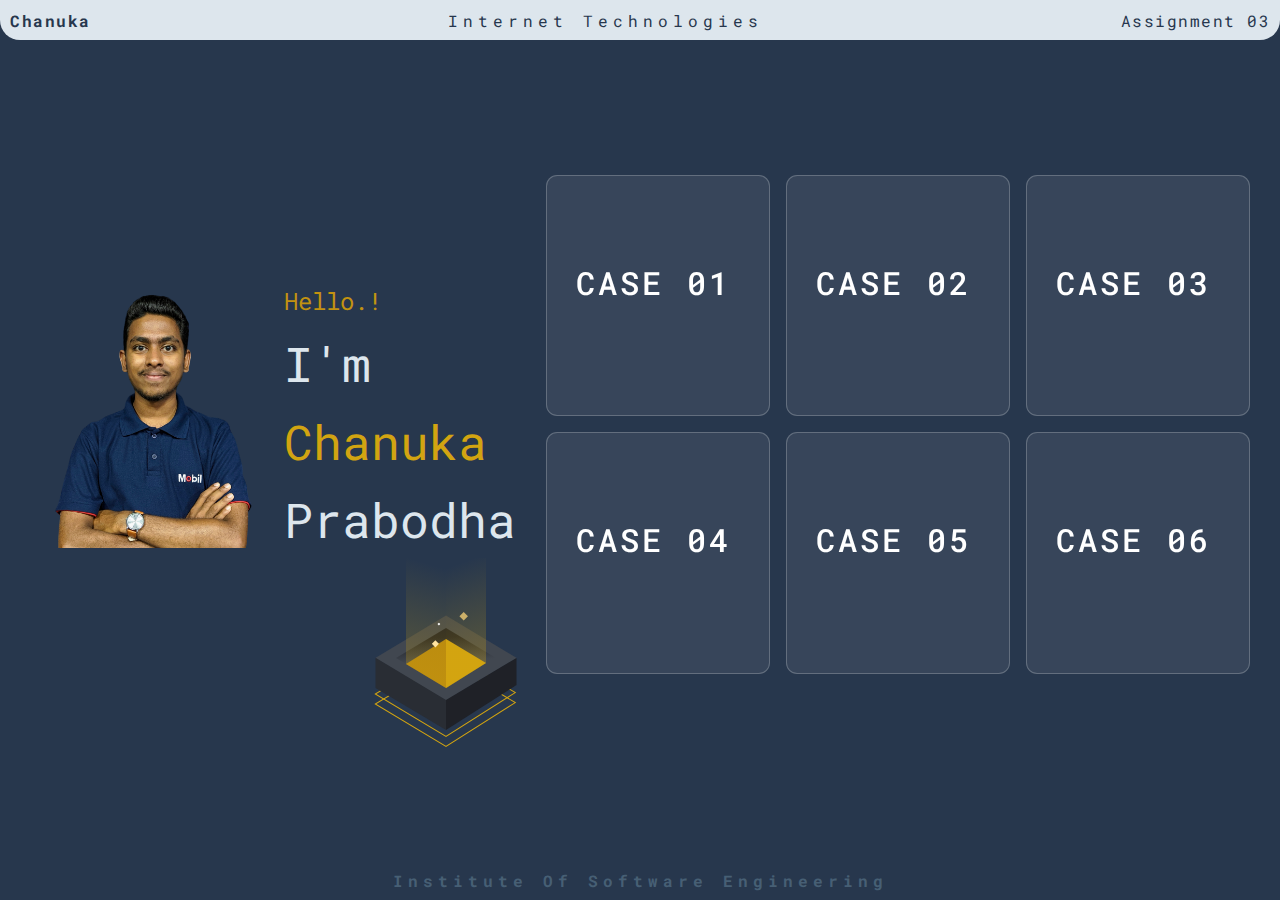
<file: index.html>
<!DOCTYPE html>
<html lang="en">
  <head>
    <meta charset="UTF-8" />
    <meta name="viewport" content="width=device-width, initial-scale=1.0" />
    <link rel="stylesheet" href="/css/index.css" />
    <link
      href="https://fonts.googleapis.com/css2?family=Libre+Baskerville:ital,wght@0,400;0,700;1,400&family=Roboto+Mono:ital,wght@0,100..700;1,100..700&family=Ubuntu:ital,wght@0,300;0,400;0,500;0,700;1,300;1,400;1,500;1,700&display=swap"
      rel="stylesheet"
    />
    <title>Home</title>
    <link rel="icon" href="/assets/images/favicon.ico" />
  </head>
  <body>
    <header>
      <p><span style="font-weight: bold">chanuka</span></p>
      <p><span style="letter-spacing: 5px" ;>Internet Technologies</span></p>
      <p>Assignment 03</p>
    </header>
    <main>
      <section>
        <div class="introduce">
          <img
            src="/assets/images/Photoroom-20240829_142843.png"
            alt="Chanuka's Photo"
          />
          <div class="introduce-text">
            <p style="font-size: 1.5rem; color: #c29210">Hello.!</p>
            <p>I'm</p>
            <p style="color: #d2a411">Chanuka</p>
            <p>Prabodha</p>
          </div>
        </div>
        <div class="holygram">
          <svg xmlns="http://www.w3.org/2000/svg" height="200" width="200">
            <g style="order: -1">
              <polygon
                transform="rotate(45 100 100)"
                stroke-width="1"
                stroke="#d3a410"
                fill="none"
                points="70,70 148,50 130,130 50,150"
                id="bounce"
              ></polygon>
              <polygon
                transform="rotate(45 100 100)"
                stroke-width="1"
                stroke="#d3a410"
                fill="none"
                points="70,70 148,50 130,130 50,150"
                id="bounce2"
              ></polygon>
              <polygon
                transform="rotate(45 100 100)"
                stroke-width="2"
                stroke=""
                fill="#414750"
                points="70,70 150,50 130,130 50,150"
              ></polygon>
              <polygon
                stroke-width="2"
                stroke=""
                fill="url(#gradiente)"
                points="100,70 150,100 100,130 50,100"
              ></polygon>
              <defs>
                <linearGradient
                  y2="100%"
                  x2="10%"
                  y1="0%"
                  x1="0%"
                  id="gradiente"
                >
                  <stop
                    style="stop-color: #1e2026; stop-opacity: 1"
                    offset="20%"
                  ></stop>
                  <stop
                    style="stop-color: #414750; stop-opacity: 1"
                    offset="60%"
                  ></stop>
                </linearGradient>
              </defs>
              <polygon
                transform="translate(20, 31)"
                stroke-width="2"
                stroke=""
                fill="#b7870f"
                points="80,50 80,75 80,99 40,75"
              ></polygon>
              <polygon
                transform="translate(20, 31)"
                stroke-width="2"
                stroke=""
                fill="url(#gradiente2)"
                points="40,-40 80,-40 80,99 40,75"
              ></polygon>
              <defs>
                <linearGradient
                  y2="100%"
                  x2="0%"
                  y1="-17%"
                  x1="10%"
                  id="gradiente2"
                >
                  <stop
                    style="stop-color: #d3a51000; stop-opacity: 1"
                    offset="20%"
                  ></stop>
                  <stop
                    style="stop-color: #d3a51054; stop-opacity: 1"
                    offset="100%"
                    id="animatedStop"
                  ></stop>
                </linearGradient>
              </defs>
              <polygon
                transform="rotate(180 100 100) translate(20, 20)"
                stroke-width="2"
                stroke=""
                fill="#d3a410"
                points="80,50 80,75 80,99 40,75"
              ></polygon>
              <polygon
                transform="rotate(0 100 100) translate(60, 20)"
                stroke-width="2"
                stroke=""
                fill="url(#gradiente3)"
                points="40,-40 80,-40 80,85 40,110.2"
              ></polygon>
              <defs>
                <linearGradient
                  y2="100%"
                  x2="10%"
                  y1="0%"
                  x1="0%"
                  id="gradiente3"
                >
                  <stop
                    style="stop-color: #d3a51000; stop-opacity: 1"
                    offset="20%"
                  ></stop>
                  <stop
                    style="stop-color: #d3a51054; stop-opacity: 1"
                    offset="100%"
                    id="animatedStop"
                  ></stop>
                </linearGradient>
              </defs>
              <polygon
                transform="rotate(45 100 100) translate(80, 95)"
                stroke-width="2"
                stroke=""
                fill="#ffe4a1"
                points="5,0 5,5 0,5 0,0"
                id="particles"
              ></polygon>
              <polygon
                transform="rotate(45 100 100) translate(80, 55)"
                stroke-width="2"
                stroke=""
                fill="#ccb069"
                points="6,0 6,6 0,6 0,0"
                id="particles"
              ></polygon>
              <polygon
                transform="rotate(45 100 100) translate(70, 80)"
                stroke-width="2"
                stroke=""
                fill="#fff"
                points="2,0 2,2 0,2 0,0"
                id="particles"
              ></polygon>
              <polygon
                stroke-width="2"
                stroke=""
                fill="#292d34"
                points="29.5,99.8 100,142 100,172 29.5,130"
              ></polygon>
              <polygon
                transform="translate(50, 92)"
                stroke-width="2"
                stroke=""
                fill="#1f2127"
                points="50,50 120.5,8 120.5,35 50,80"
              ></polygon>
            </g>
          </svg>
        </div>
      </section>

      <section>
        <div class="content">
          <div class="container">
            <div class="box">
              <a href="/pages/case-1.html" target="_blank"
                ><span class="title">CASE 01</span></a
              >
            </div>
            <div class="box">
              <a href="/pages/case-2.html" target="_blank"
                ><span class="title">CASE 02</span></a
              >
            </div>
            <div class="box">
              <a href="/pages/case-3.html" target="_blank"
                ><span class="title">CASE 03</span></a
              >
            </div>
            <div class="box">
              <a href="/pages/case-4.html" target="_blank"
                ><span class="title">CASE 04</span></a
              >
            </div>
            <div class="box">
              <a href="/pages/case-5.html" target="_blank"
                ><span class="title">CASE 05</span></a
              >
            </div>
            <div class="box">
              <a href="/pages/case-6.html" target="_blank"
                ><span class="title">CASE 06</span></a
              >
            </div>
          </div>
        </div>
      </section>
    </main>
    <footer>
      <p>Institute of Software Engineering</p>
    </footer>
  </body>
</html>
</file>
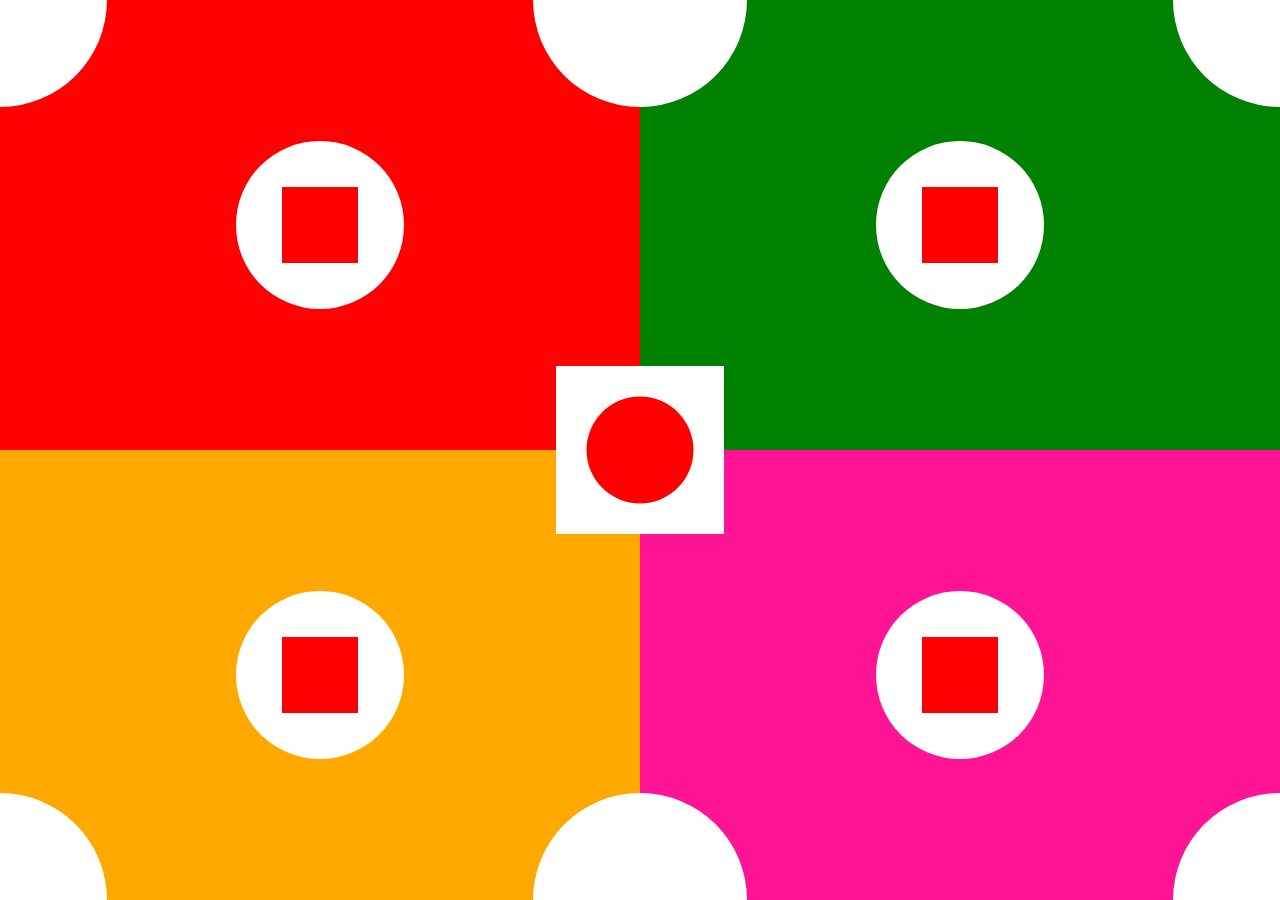
<file: pages/case-1.html>
<!DOCTYPE html>
<html lang="en">
  <meta charset="UTF-8" />
  <head>
    <meta name="viewport" content="width=device-width, initial-scale=1.0" />
    <title>case 01</title>
    <link rel="stylesheet" href="/css/case-1.css" />
    <link href="/assets/images/html5.ico" rel="icon" type="image/x-icon" />
  </head>
  <body>
    <main>
      <div class="box tr">
        <div class="white-circle tl"></div>
        <div class="white-circle tr"></div>
        <div class="middlle-circle">
          <div class="middle-square"></div>
        </div>
      </div>
      <div class="box br">
        <div class="white-circle br"></div>
        <div class="white-circle bl"></div>
        <div class="middlle-circle">
          <div class="middle-square"></div>
        </div>
      </div>
      <div class="box bl">
        <div class="white-circle bl"></div>
        <div class="white-circle br"></div>
        <div class="middlle-circle">
          <div class="middle-square"></div>
        </div>
      </div>
      <div class="box tl">
        <div class="white-circle tr"></div>
        <div class="white-circle tl"></div>
        <div class="middlle-circle">
          <div class="middle-square"></div>
        </div>
      </div>
      <div class="center-square">
        <div class="center-circle"></div>
      </div>
    </main>
  </body>
</html>
</file>
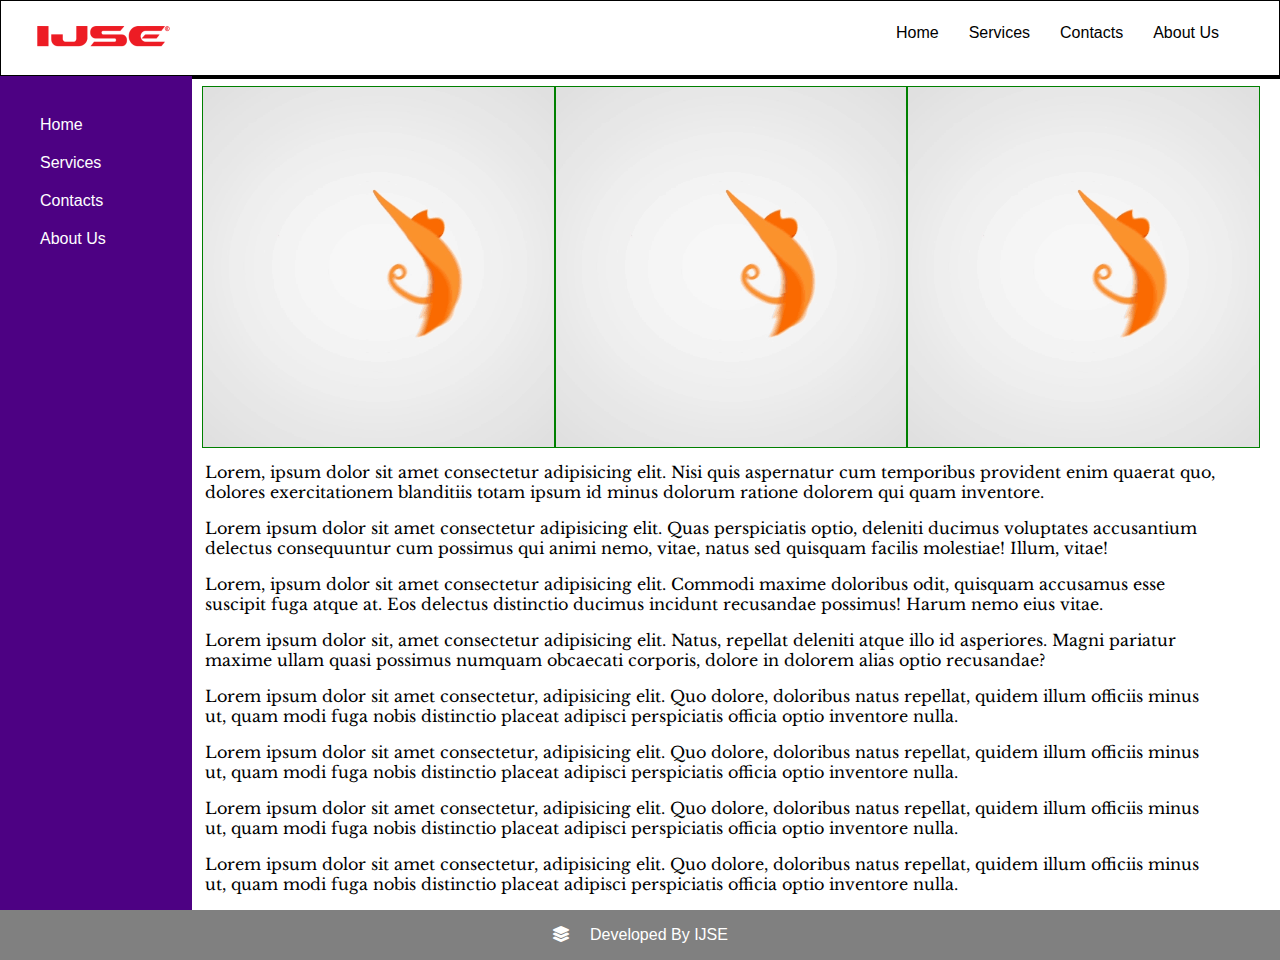
<file: pages/case-2.html>
<!DOCTYPE html>
<html lang="en">
  <head>
    <meta charset="UTF-8" />
    <meta name="viewport" content="width=device-width, initial-scale=1.0" />
    <title>Case 02</title>
    <link href="/assets/images/html5.ico" rel="icon" type="image/x-icon" />
    <link rel="stylesheet" href="/css/case-2.css" />
    <link
      href="https://fonts.googleapis.com/css2?family=Libre+Baskerville:ital,wght@0,400;0,700;1,400&display=swap"
      rel="stylesheet"
    />
    <link
      rel="stylesheet"
      href="https://cdnjs.cloudflare.com/ajax/libs/font-awesome/6.6.0/css/all.min.css"
    />
  </head>
  <body>
    <header>
      <div class="logo"><img src="/assets/images/ijse.png" alt="logo" /></div>
      <div class="header_navigation">
        <nav>
          <ul>
            <li><a href="#">Home</a></li>
            <li><a href="#">Services</a></li>
            <li><a href="#">Contacts</a></li>
            <li><a href="#">About Us</a></li>
          </ul>
        </nav>
      </div>
    </header>

    <main>
      <div class="sidepanel">
        <nav>
          <ul>
            <li><a href="#">Home</a></li>
            <li><a href="#">Services</a></li>
            <li><a href="#">Contacts</a></li>
            <li><a href="#">About Us</a></li>
          </ul>
        </nav>
      </div>
      <div class="main-div">
        <div class="media-content">
          <img src="/assets/images/loading.gif" alt="wakey monkey" />
          <img src="/assets/images/loading.gif" alt="wakey monkey" />
          <img src="/assets/images/loading.gif" alt="wakey monkey" />
        </div>
        <p>
          Lorem, ipsum dolor sit amet consectetur adipisicing elit. Nisi quis
          aspernatur cum temporibus provident enim quaerat quo, dolores
          exercitationem blanditiis totam ipsum id minus dolorum ratione dolorem
          qui quam inventore.
        </p>
        <p>
          Lorem ipsum dolor sit amet consectetur adipisicing elit. Quas
          perspiciatis optio, deleniti ducimus voluptates accusantium delectus
          consequuntur cum possimus qui animi nemo, vitae, natus sed quisquam
          facilis molestiae! Illum, vitae!
        </p>
        <p>
          Lorem, ipsum dolor sit amet consectetur adipisicing elit. Commodi
          maxime doloribus odit, quisquam accusamus esse suscipit fuga atque at.
          Eos delectus distinctio ducimus incidunt recusandae possimus! Harum
          nemo eius vitae.
        </p>
        <p>
          Lorem ipsum dolor sit, amet consectetur adipisicing elit. Natus,
          repellat deleniti atque illo id asperiores. Magni pariatur maxime
          ullam quasi possimus numquam obcaecati corporis, dolore in dolorem
          alias optio recusandae?
        </p>
        <p>
          Lorem ipsum dolor sit amet consectetur, adipisicing elit. Quo dolore,
          doloribus natus repellat, quidem illum officiis minus ut, quam modi
          fuga nobis distinctio placeat adipisci perspiciatis officia optio
          inventore nulla.
        </p>
        <p>
          Lorem ipsum dolor sit amet consectetur, adipisicing elit. Quo dolore,
          doloribus natus repellat, quidem illum officiis minus ut, quam modi
          fuga nobis distinctio placeat adipisci perspiciatis officia optio
          inventore nulla.
        </p>
        <p>
          Lorem ipsum dolor sit amet consectetur, adipisicing elit. Quo dolore,
          doloribus natus repellat, quidem illum officiis minus ut, quam modi
          fuga nobis distinctio placeat adipisci perspiciatis officia optio
          inventore nulla.
        </p>
        <p>
          Lorem ipsum dolor sit amet consectetur, adipisicing elit. Quo dolore,
          doloribus natus repellat, quidem illum officiis minus ut, quam modi
          fuga nobis distinctio placeat adipisci perspiciatis officia optio
          inventore nulla.
        </p>
      </div>
    </main>

    <footer>
      <p>
        <i
          class="fa-solid fa-layer-group"
          style="padding-right: 20px; color: white"
        ></i
        >Developed By IJSE
      </p>
    </footer>
  </body>
</html>
</file>
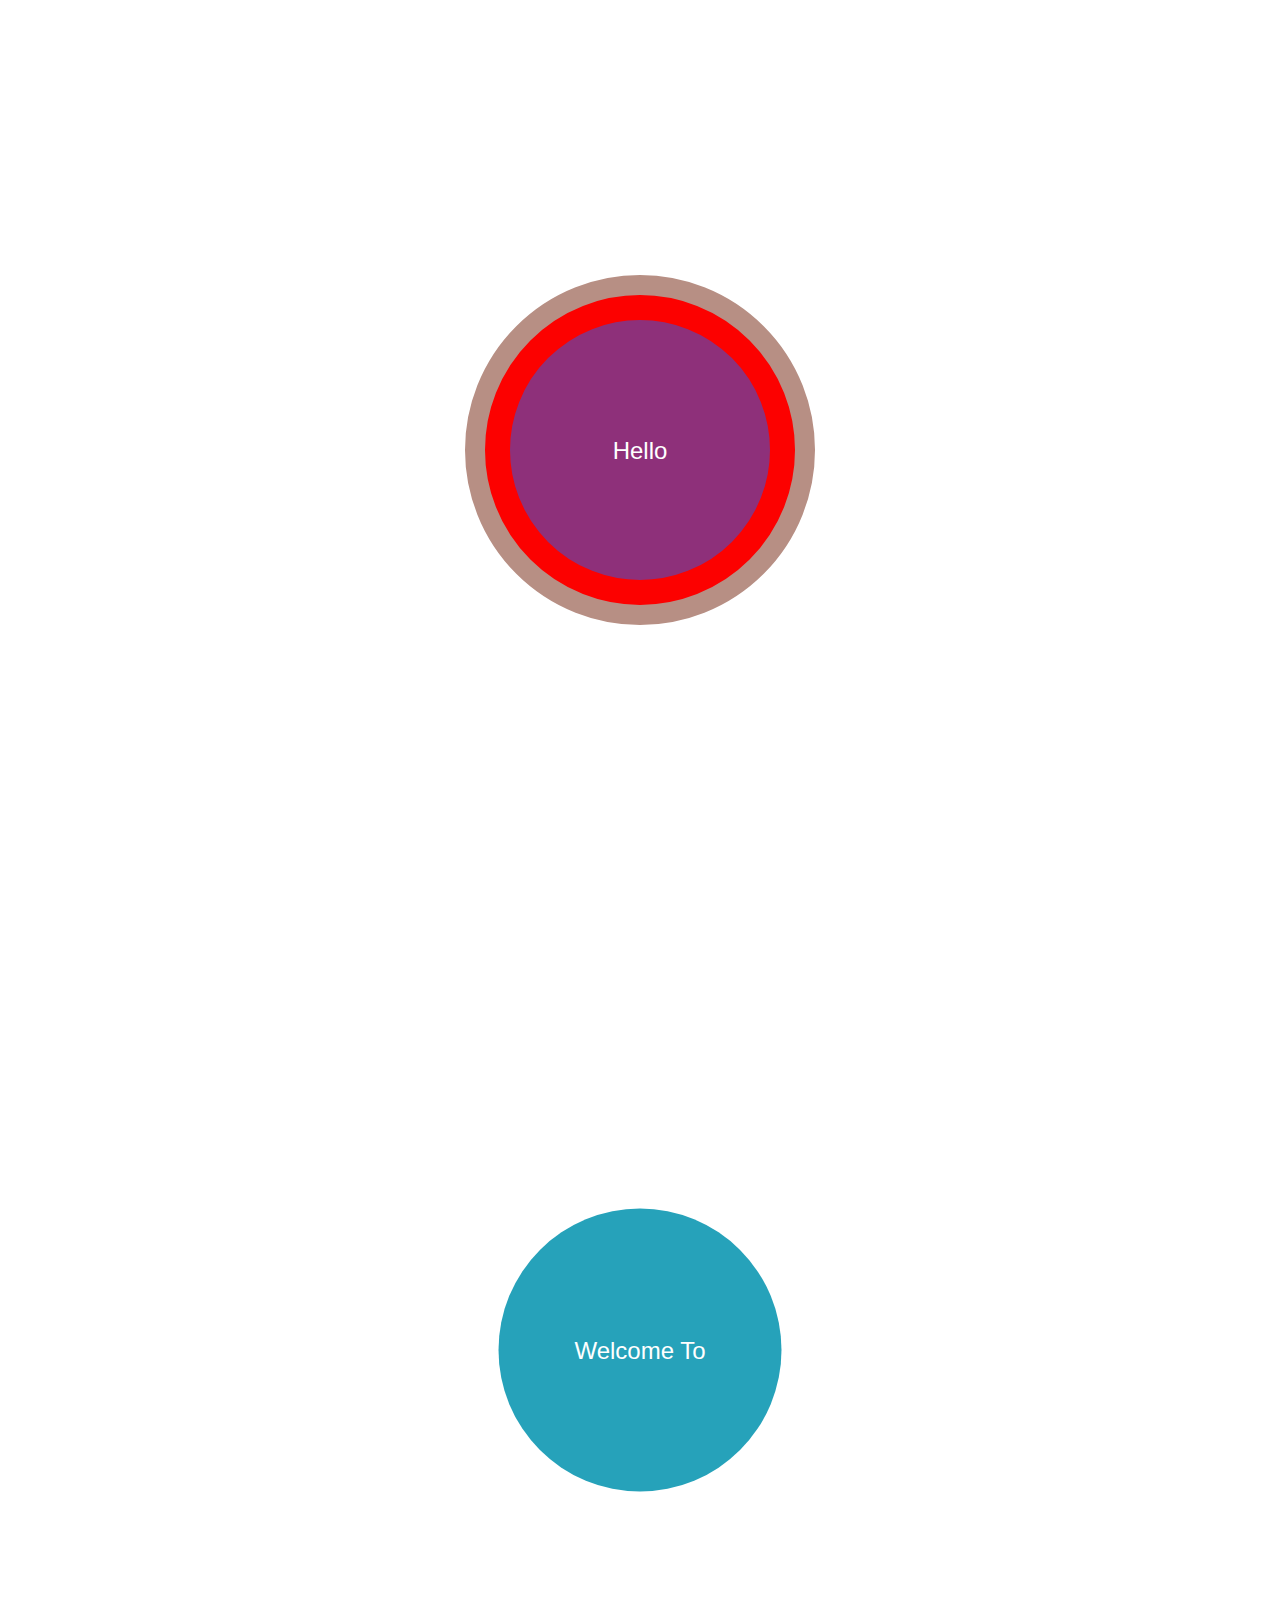
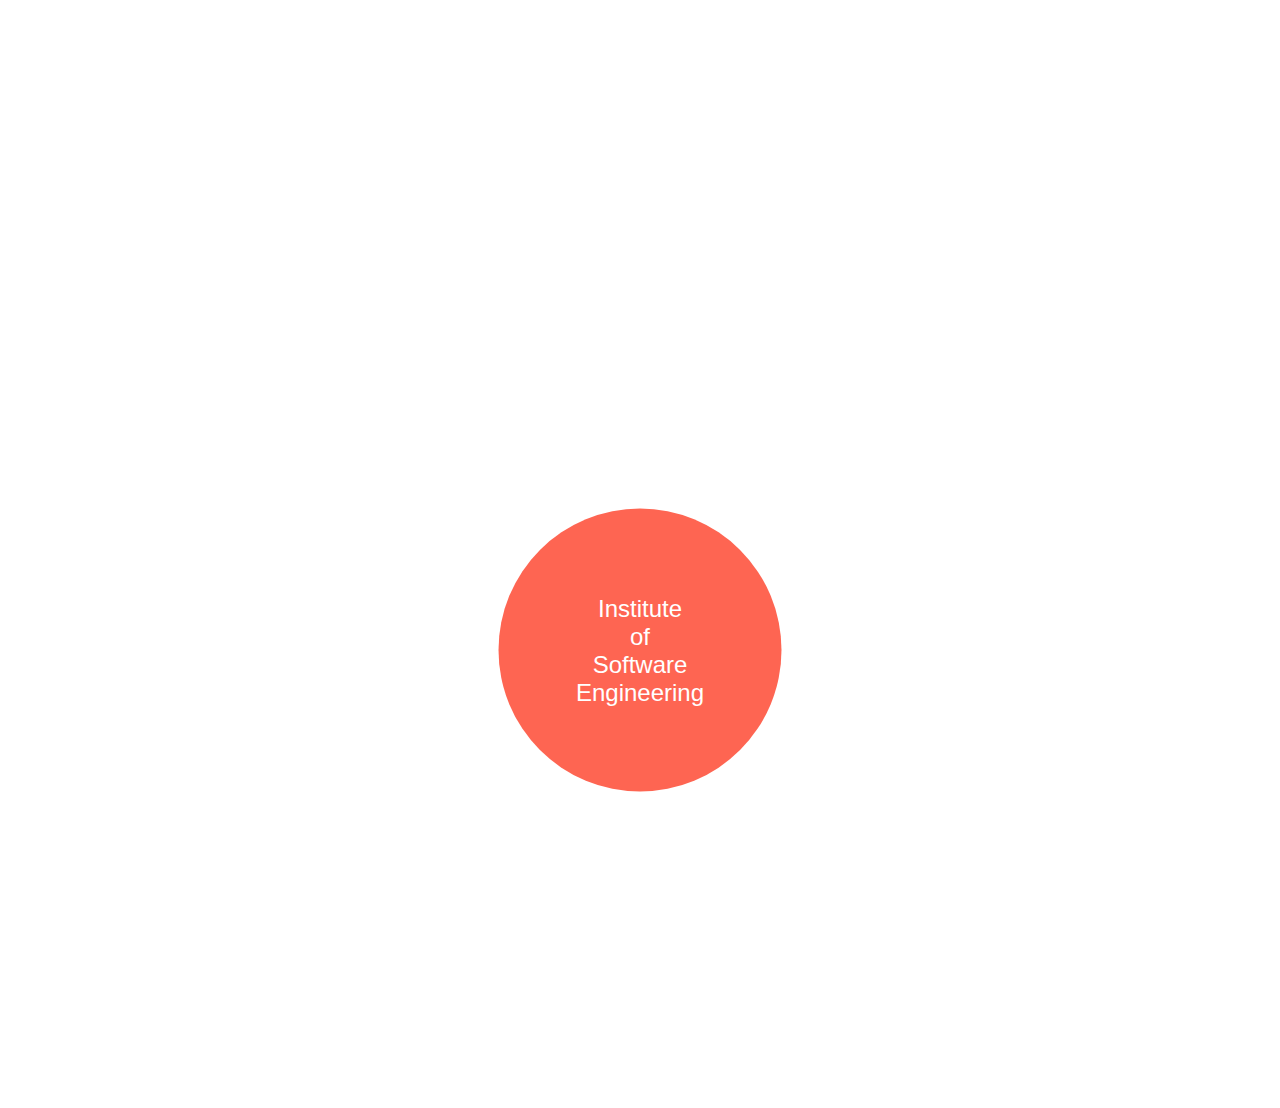
<file: pages/case-3.html>
<!DOCTYPE html>
<html lang="en">
  <head>
    <meta charset="UTF-8" />
    <meta name="viewport" content="width=device-width, initial-scale=1.0" />
    <link rel="stylesheet" href="/css/case-3.css" />
    <title>Case 03</title>
    <link href="/assets/images/html5.ico" rel="icon" type="image/x-icon" />
  </head>
  <body>
    <div class="circle-container">
      <div class="circle-2 first-circle">
        <div class="circle-text">Hello</div>
      </div>
    </div>

    <div class="circle-container">
      <div class="circle-2 second-circle">
        <div class="circle-text">Welcome To</div>
      </div>
    </div>

    <div class="circle-container">
      <div class="circle-2 third-circle">
        <div class="circle-text">
          Institute <br />
          of <br />
          Software <br />
          Engineering
        </div>
      </div>
    </div>

    <div class="circle">
      <div class="circle-1"></div>
    </div>
  </body>
</html>
</file>
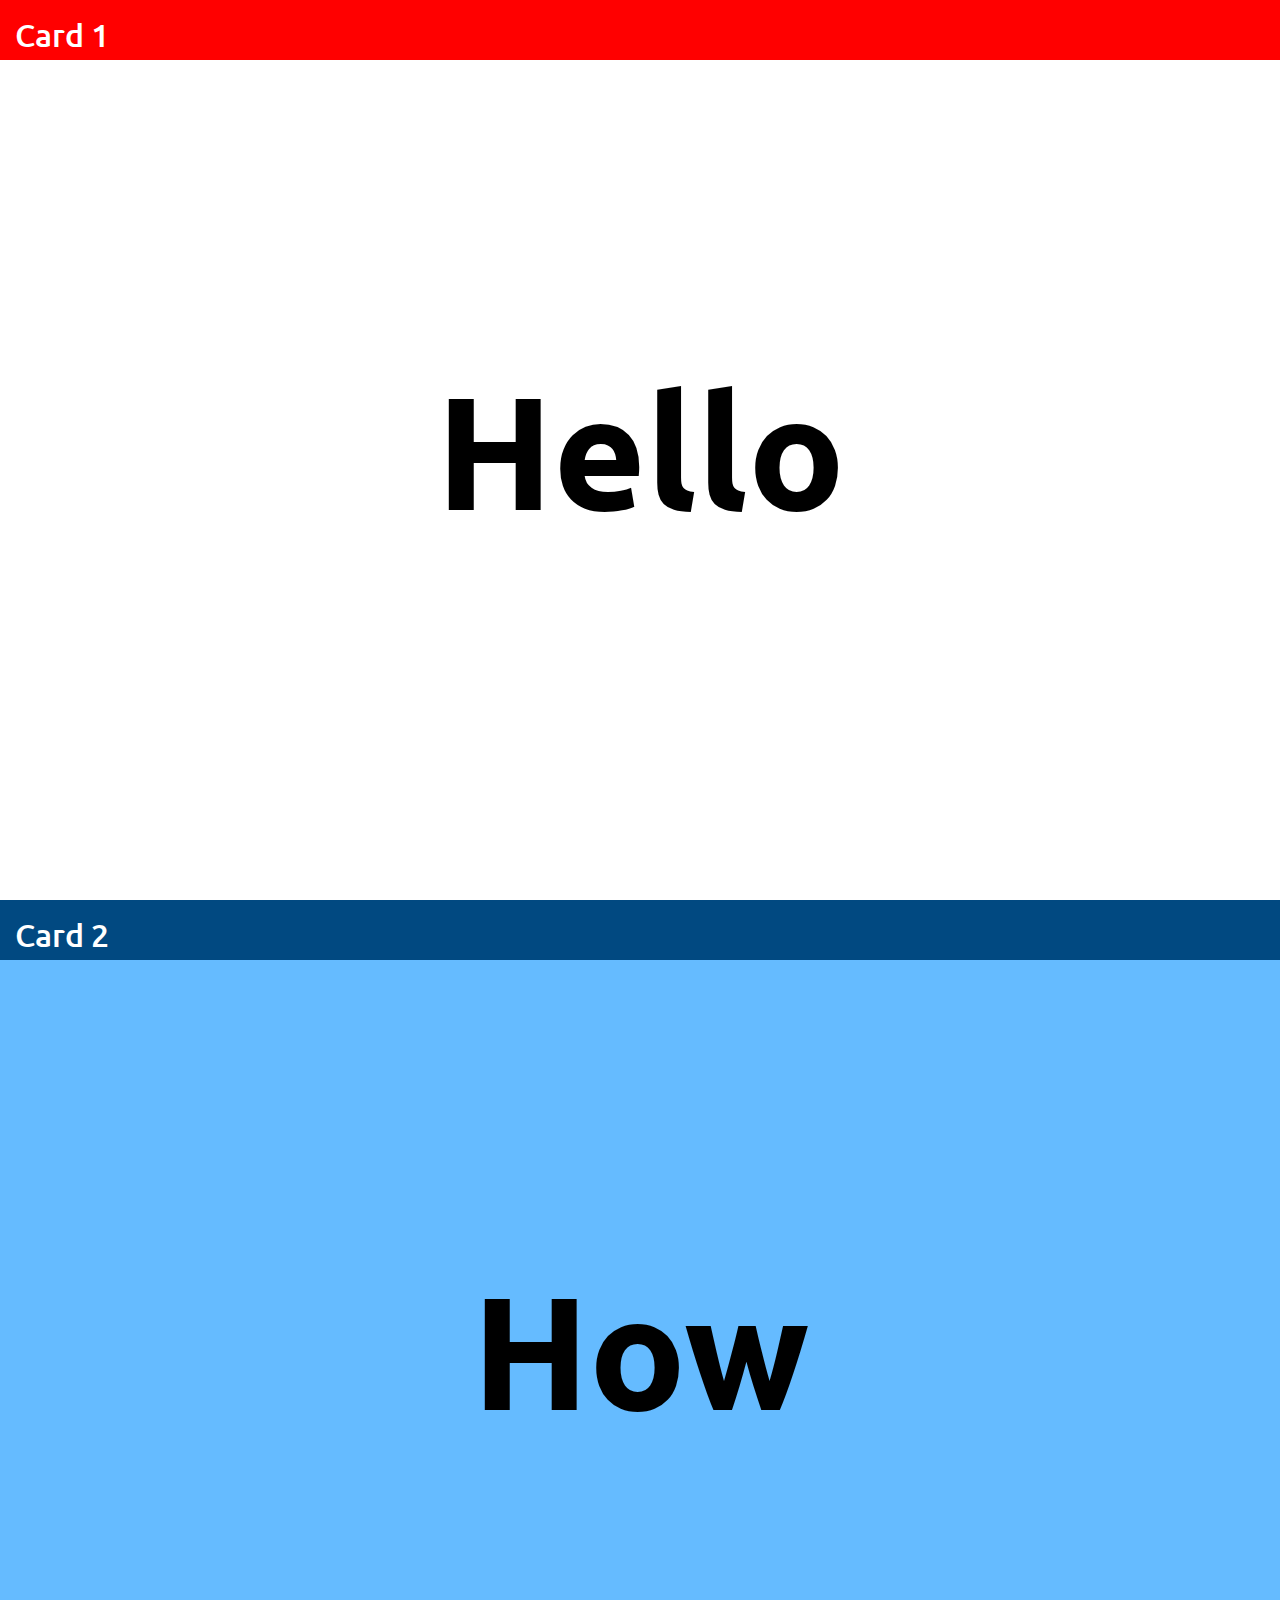
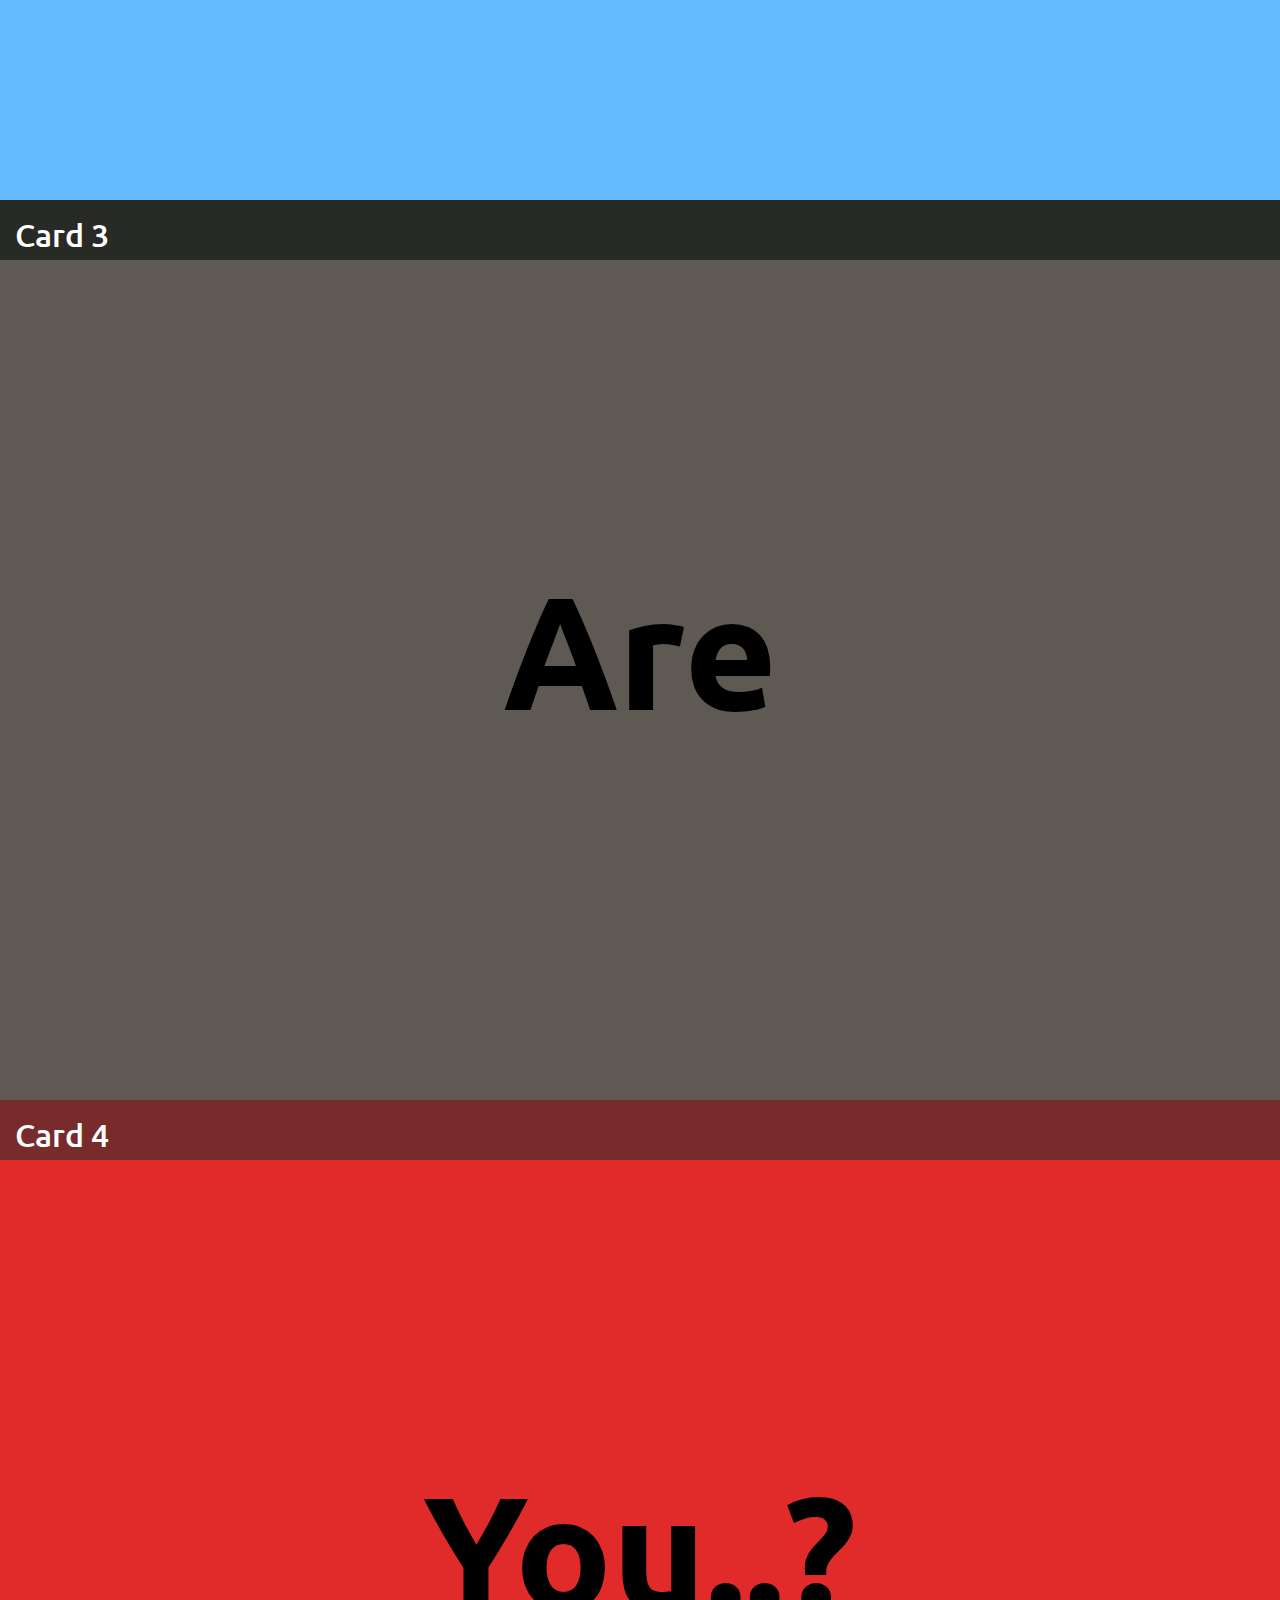
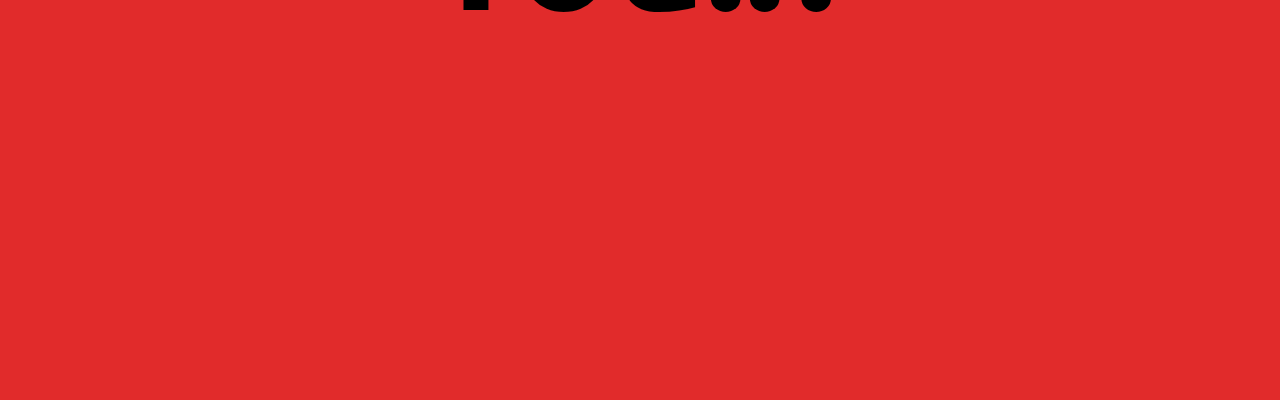
<file: pages/case-4.html>
<!DOCTYPE html>
<html lang="en">
  <head>
    <meta charset="UTF-8" />
    <meta name="viewport" content="width=device-width, initial-scale=1.0" />
    <link rel="stylesheet" href="/css/case-4.css" />
    <link
      href="https://fonts.googleapis.com/css2?family=Libre+Baskerville:ital,wght@0,400;0,700;1,400&family=Ubuntu:ital,wght@0,300;0,400;0,500;0,700;1,300;1,400;1,500;1,700&display=swap"
      rel="stylesheet"
    />
    <title>Case 04</title>
    <link href="/assets/images/html5.ico" rel="icon" type="image/x-icon" />
  </head>

  <body>
    <main>
      <section>
        <div class="section-1">
          <div class="content">
            <p>Hello</p>
          </div>
          <div class="header" id="first-header">
            <p>Card 1</p>
          </div>
        </div>
      </section>
      <section>
        <div class="body section-2">
          <div class="content">
            <p>How</p>
          </div>
          <div class="header" id="second-header">
            <p>Card 2</p>
          </div>
        </div>
      </section>
      <section>
        <div class="body section-3">
          <div class="content">
            <p>Are</p>
          </div>
          <div class="header" id="third-header">
            <p>Card 3</p>
          </div>
        </div>
      </section>
      <section>
        <div class="body section-4">
          <div class="content">
            <p>You..?</p>
          </div>
          <div class="header" id="fourth-header">
            <p>Card 4</p>
          </div>
        </div>
      </section>
    </main>
  </body>
</html>
</file>
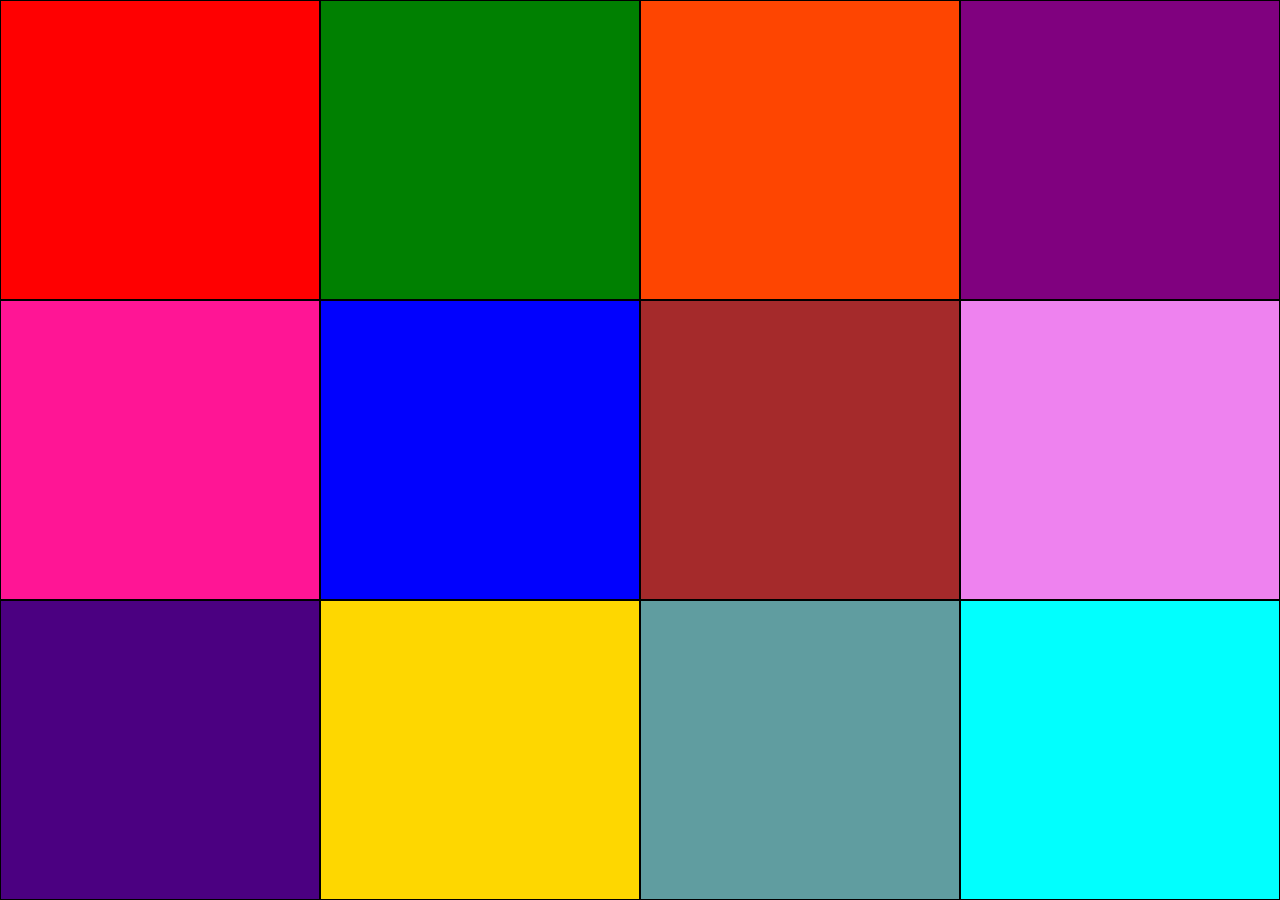
<file: pages/case-5.html>
<!DOCTYPE html>
<html lang="en">
  <head>
    <meta charset="UTF-8" />
    <meta name="viewport" content="width=device-width, initial-scale=1.0" />
    <title>case 05</title>
    <link href="/assets/images/html5.ico" rel="icon" type="image/x-icon" />
    <link rel="stylesheet" href="/css/case-5.css" />
  </head>
  <body>
    <main>
      <div class="container">
        <div class="box box-1"></div>
        <div class="box box-2"></div>
        <div class="box box-3"></div>
        <div class="box box-4"></div>
        <div class="box box-5"></div>
        <div class="box box-6"></div>
        <div class="box box-7"></div>
        <div class="box box-8"></div>
        <div class="box box-9"></div>
        <div class="box box-10"></div>
        <div class="box box-11"></div>
        <div class="box box-12"></div>
      </div>
    </main>
  </body>
</html>
</file>
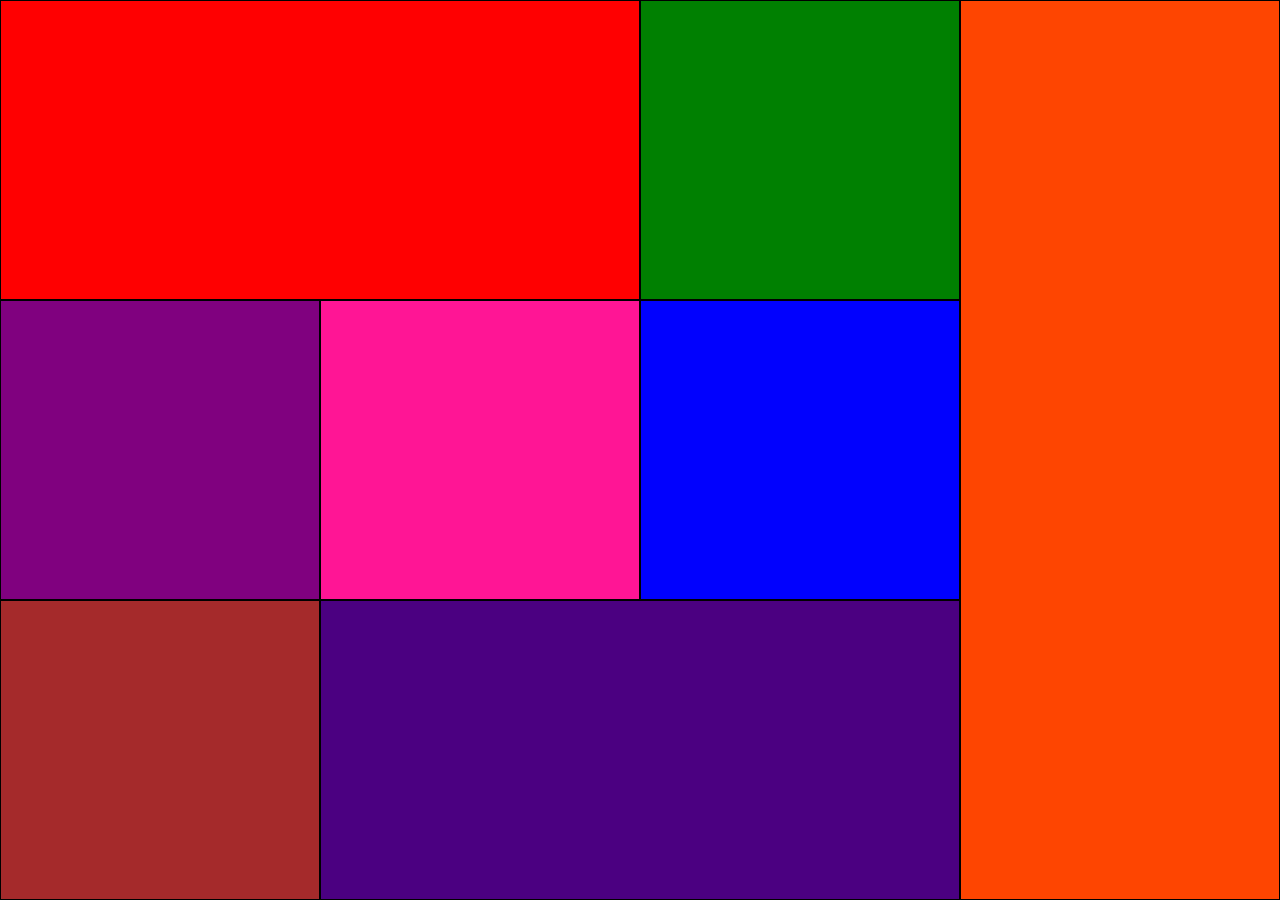
<file: pages/case-6.html>
<!DOCTYPE html>
<html lang="en">
  <head>
    <meta charset="UTF-8" />
    <meta name="viewport" content="width=device-width, initial-scale=1.0" />
    <link rel="stylesheet" href="/css/case-6.css" />
    <title>Case 06</title>
    <link href="/assets/images/html5.ico" rel="icon" type="image/x-icon" />
  </head>
  <body>
    <main>
      <div class="container">
        <div class="box box-1"></div>
        <div class="box box-2"></div>
        <div class="box box-3"></div>
        <div class="box box-4"></div>
        <div class="box box-5"></div>
        <div class="box box-6"></div>
        <div class="box box-7"></div>
        <div class="box box-8"></div>
      </div>
    </main>
  </body>
</html>
</file>
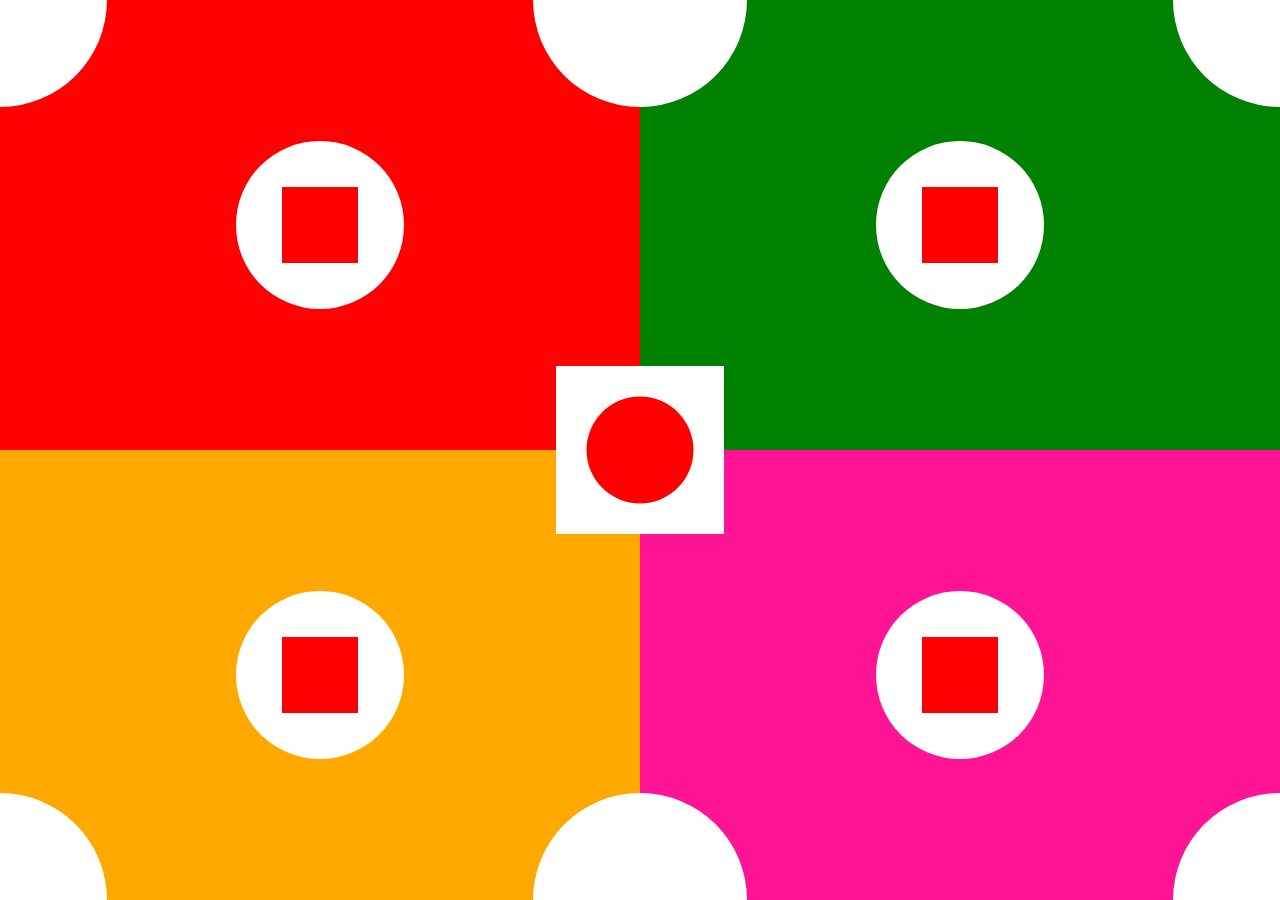
<file: pages/case_1.html>
<!DOCTYPE html>
<html lang="en">
  <meta charset="UTF-8" />
  <head>
    <meta name="viewport" content="width=device-width, initial-scale=1.0" />
    <title>case 1</title>
    <link rel="stylesheet" href="/css/case1.css">
    <style>
      
    </style>
  </head>
  <body>
    <div class="box tr">
      <div class="white-circle tl"></div>
      <div class="white-circle tr"></div>
      <div class="middlle-circle">
        <div class="middle-square"></div>
      </div>
    </div>
    <div class="box br">
      <div class="white-circle br"></div>
      <div class="white-circle bl"></div>
      <div class="middlle-circle">
        <div class="middle-square"></div>
      </div>
    </div>
    <div class="box bl">
      <div class="white-circle bl"></div>
      <div class="white-circle br"></div>
      <div class="middlle-circle">
        <div class="middle-square"></div>
      </div>
    </div>
    <div class="box tl">
      <div class="white-circle tr"></div>
      <div class="white-circle tl"></div>
      <div class="middlle-circle">
        <div class="middle-square"></div>
      </div>
    </div>
    <div class="center-square">
      <div class="center-circle"></div>
    </div>
  </body>
</html>
</file>
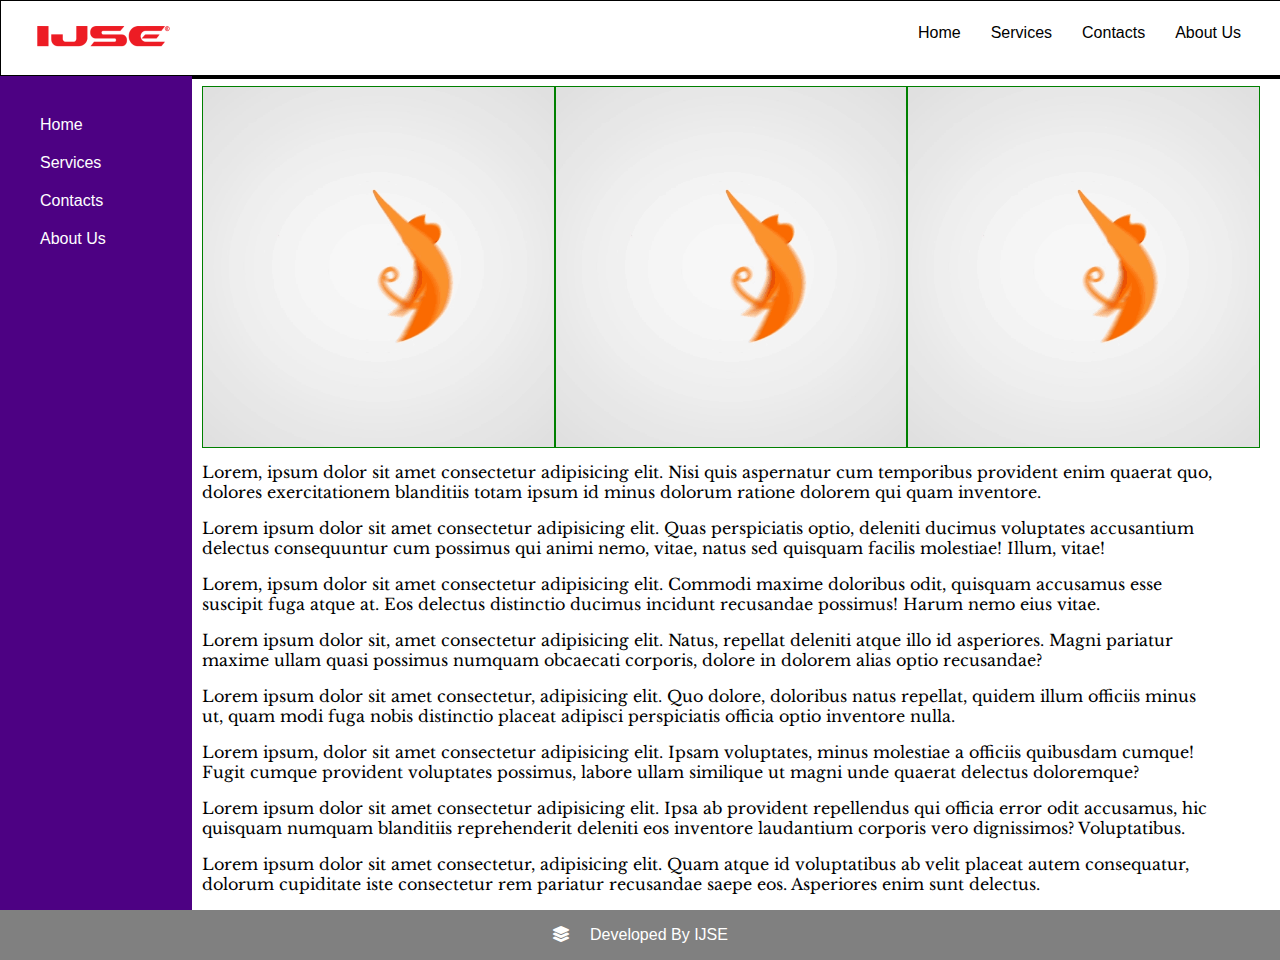
<file: pages/case_2.html>
<!DOCTYPE html>
<html lang="en">
  <head>
    <meta charset="UTF-8" />
    <meta name="viewport" content="width=device-width, initial-scale=1.0" />
    <title>Case 02</title>
    <link rel="stylesheet" href="/css/case2.css" />
    <link
      href="https://fonts.googleapis.com/css2?family=Libre+Baskerville:ital,wght@0,400;0,700;1,400&display=swap"
      rel="stylesheet"
    />
    <link
      rel="stylesheet"
      href="https://cdnjs.cloudflare.com/ajax/libs/font-awesome/6.6.0/css/all.min.css"
    />
  </head>
  <body>
    <header>
      <div class="logo"><img src="/assets/images/ijse.png" alt="logo" /></div>
      <div class="header_navigation">
        <nav>
          <ul>
            <li><a href="#">Home</a></li>
            <li><a href="#">Services</a></li>
            <li><a href="#">Contacts</a></li>
            <li><a href="#">About Us</a></li>
          </ul>
        </nav>
      </div>
    </header>

    <main>
      <div class="sidepanel">
        <nav>
          <ul>
            <li><a href="#">Home</a></li>
            <li><a href="#">Services</a></li>
            <li><a href="#">Contacts</a></li>
            <li><a href="#">About Us</a></li>
          </ul>
        </nav>
      </div>
      <div class="main-div">
        <div class="media-content">
          <img src="/assets/images/loading.gif" alt="wakey monkey" />
          <img src="/assets/images/loading.gif" alt="wakey monkey" />
          <img src="/assets/images/loading.gif" alt="wakey monkey" />
        </div>
        <p>
          Lorem, ipsum dolor sit amet consectetur adipisicing elit. Nisi quis
          aspernatur cum temporibus provident enim quaerat quo, dolores
          exercitationem blanditiis totam ipsum id minus dolorum ratione dolorem
          qui quam inventore.
        </p>
        <p>
          Lorem ipsum dolor sit amet consectetur adipisicing elit. Quas
          perspiciatis optio, deleniti ducimus voluptates accusantium delectus
          consequuntur cum possimus qui animi nemo, vitae, natus sed quisquam
          facilis molestiae! Illum, vitae!
        </p>
        <p>
          Lorem, ipsum dolor sit amet consectetur adipisicing elit. Commodi
          maxime doloribus odit, quisquam accusamus esse suscipit fuga atque at.
          Eos delectus distinctio ducimus incidunt recusandae possimus! Harum
          nemo eius vitae.
        </p>
        <p>
          Lorem ipsum dolor sit, amet consectetur adipisicing elit. Natus,
          repellat deleniti atque illo id asperiores. Magni pariatur maxime
          ullam quasi possimus numquam obcaecati corporis, dolore in dolorem
          alias optio recusandae?
        </p>
        <p>
          Lorem ipsum dolor sit amet consectetur, adipisicing elit. Quo dolore,
          doloribus natus repellat, quidem illum officiis minus ut, quam modi
          fuga nobis distinctio placeat adipisci perspiciatis officia optio
          inventore nulla.
        </p>
        <p>
          Lorem ipsum, dolor sit amet consectetur adipisicing elit. Ipsam
          voluptates, minus molestiae a officiis quibusdam cumque! Fugit cumque
          provident voluptates possimus, labore ullam similique ut magni unde
          quaerat delectus doloremque?
        </p>
        <p>
          Lorem ipsum dolor sit amet consectetur adipisicing elit. Ipsa ab
          provident repellendus qui officia error odit accusamus, hic quisquam
          numquam blanditiis reprehenderit deleniti eos inventore laudantium
          corporis vero dignissimos? Voluptatibus.
        </p>
        <p>
          Lorem ipsum dolor sit amet consectetur, adipisicing elit. Quam atque
          id voluptatibus ab velit placeat autem consequatur, dolorum cupiditate
          iste consectetur rem pariatur recusandae saepe eos. Asperiores enim
          sunt delectus.
        </p>
      </div>
    </main>

    <footer>
      <p>
        <i
          class="fa-solid fa-layer-group"
          style="padding-right: 20px; color: white"
        ></i
        >Developed By IJSE
      </p>
    </footer>
  </body>
</html>
</file>
<file: css/index.css>
* {
  margin: 0;
  font-family: "Roboto Mono", monospace;
  text-transform: capitalize;
  font-size: 1rem;
}

body {
  background-color: #27374D;
}

header {
  background-color: #DDE6ED;
  color: #27374D;
  height: 40px;
  border-bottom-left-radius: 20px;
  border-bottom-right-radius: 20px;
  display: flex;
  flex-wrap: wrap;
  justify-content: space-between;
  align-items: center;

  & p {
    padding: 0px 10px 0px 10px;
    letter-spacing: 1.5px;
  }
}

.introduce {
  width: 50%;
  height: 84vh;
  display: flex;
  align-items: center;
  position: relative;
  top: 0px;
  left: 25px;
}

.introduce img {
  width: 90%;
  height: 100%;
  object-fit: contain;
}

.introduce p {
  color: #DDE6ED;
  font-size: 3rem;
}

.introduce-text {
  display: flex;
  flex-direction: column;
  row-gap: 15px;
}

main {
  display: flex;
  align-items: center;
  justify-content: space-evenly;
}

.content {
  position: relative;
  right: 30px;
  width: 100%;
  height: 84vh;
}

footer {
  width: 100%;
  opacity: 75%;
  text-align: center;
  height: 40px;
  color: #526D82;
  position: absolute;
  bottom: 0px;

  & p {
    margin: 10px 0px 0px 0px;
    letter-spacing: 5px;
    font-size: 1rem;
    font-weight: 900;
  }
}

.container {
  width: 100%;
  height: 100%;
  display: grid;
  row-gap: 1rem;
  column-gap: 1rem;
  grid-template-columns: repeat(3, 1fr);
  grid-template-rows: repeat(3, 1fr);
  color: white;
  font-family: sans-serif;
  position: relative;
  top: 0px;
}

.container a {
  text-decoration: none;
  color: white;
  font-family: sans-serif;
  position: relative;
  top: 6vh;
  left: 1vw;
}

.container::before,
.container::after {
  content: "";
  background-color: #fab5704c;
  position: absolute;
}

.container .box {
  position: relative;
  top: 15vh;
  width: 11.875em;
  padding: 1rem;
  background-color: rgba(255, 255, 255, 0.074);
  border: 1px solid rgba(255, 255, 255, 0.222);
  -webkit-backdrop-filter: blur(20px);
  backdrop-filter: blur(20px);
  border-radius: 0.7rem;
  transition: all ease 0.3s;
}

.container .box {
  display: flex;
  flex-direction: column;
  justify-content: space-between;
}

.container .box .title {
  font-size: 2rem;
  font-weight: 500;
  letter-spacing: 0.1em;
  text-align: center;
  position: relative;
  top: 35%;
}

.container .box:hover {
  box-shadow: 0px 0px 20px 1px #ffbb763f;
  border: 1px solid rgba(255, 255, 255, 0.454);

  & .title {
    color: #d2a411;
  }
}

.holygram {
  position: absolute;
  top: 62%;
  left: 27%;
}

@keyframes bounce {

  0%,
  100% {
    translate: 0px 36px;
  }

  50% {
    translate: 0px 46px;
  }
}

@keyframes bounce2 {

  0%,
  100% {
    translate: 0px 46px;
  }

  50% {
    translate: 0px 56px;
  }
}

@keyframes umbral {
  0% {
    stop-color: #d3a5102e;
  }

  50% {
    stop-color: rgba(211, 165, 16, 0.519);
  }

  100% {
    stop-color: #d3a5102e;
  }
}

@keyframes partciles {

  0%,
  100% {
    translate: 0px 16px;
  }

  50% {
    translate: 0px 6px;
  }
}

#particles {
  animation: partciles 4s ease-in-out infinite;
}

#animatedStop {
  animation: umbral 4s infinite;
}

#bounce {
  animation: bounce 4s ease-in-out infinite;
  translate: 0px 36px;
}

#bounce2 {
  animation: bounce2 4s ease-in-out infinite;
  translate: 0px 46px;
  animation-delay: 0.5s;
}

.social-links {
  width: 350px;
  position: absolute;
  top: 45px;
  left: 10px;
}

.card {
  display: flex;
  height: 70px;
  width: 350px;
}

.card svg {
  position: absolute;
  display: flex;
  width: 60%;
  height: 100%;
  font-size: 24px;
  font-weight: 700;
  opacity: 1;
  transition: opacity 0.25s;
  z-index: 2;
  padding: 0.25rem;
  cursor: pointer;
}

.card .social-link1,
.card .social-link2,
.card .social-link3,
.card .social-link4,
.card .social-link5 {
  position: relative;
  display: flex;
  align-items: center;
  justify-content: center;
  width: 25%;
  color: whitesmoke;
  font-size: 24px;
  text-decoration: none;
  transition: 0.25s;
  border-radius: 50px;
}

.card svg {
  transform: scale(1);
}

.card .social-link1:hover {
  background: #f09433;
  background: -moz-linear-gradient(45deg, #f09433 0%, #e6683c 25%, #dc2743 50%, #cc2366 75%, #bc1888 100%);
  background: -webkit-linear-gradient(45deg, #f09433 0%, #e6683c 25%, #dc2743 50%, #cc2366 75%, #bc1888 100%);
  background: linear-gradient(45deg, #f09433 0%, #e6683c 25%, #dc2743 50%, #cc2366 75%, #bc1888 100%);
  filter: progid:DXImageTransform.Microsoft.gradient(startColorstr='#f09433', endColorstr='#bc1888', GradientType=1);
  animation: bounce_613 0.4s linear;
}

.card .social-link2:hover {
  background-color: #242c34;
  animation: bounce_613 0.4s linear;
}

.card .social-link3:hover {
  background-color: #5865f2;
  animation: bounce_613 0.4s linear;
}

.card .social-link4:hover {
  background-color: #0a66c2;
  animation: bounce_613 0.4s linear;
}

.card .social-link5:hover {
  background-color: #ff8000;
  animation: bounce_613 0.4s linear;
}

@keyframes bounce_613 {
  40% {
    transform: scale(1.4);
  }

  60% {
    transform: scale(0.8);
  }

  80% {
    transform: scale(1.2);
  }

  100% {
    transform: scale(1);
  }
}
</file>
<file: css/case-1.css>
body {
    margin: 0px;
}

.box {
    width: 50%;
    height: 50%;
    position: absolute;
}

.box.tr {
    top: 0px;
    right: 0px;
    background-color: #018101;
}

.box.br {
    bottom: 0px;
    right: 0px;
    background-color: #fe1495;
}

.box.bl {
    bottom: 0px;
    left: 0px;
    background-color: #ffa900;
}

.box.tl {
    top: 0px;
    left: 0px;
    background-color: #fe0100;
}

.white-circle {
    width: 107px;
    height: 107px;
    position: absolute;
    background-color: white;
}

.white-circle.tl {
    top: 0%;
    left: 0%;
    border-bottom-right-radius: 100%;
}

.white-circle.tr {
    top: 0%;
    right: 0%;
    border-bottom-left-radius: 100%;
}

.white-circle.br {
    bottom: 0%;
    right: 0%;
    border-top-left-radius: 100%;
}

.white-circle.bl {
    bottom: 0%;
    left: 0%;
    border-top-right-radius: 100%;
}

.middlle-circle {
    width: 168px;
    height: 168px;
    border-radius: 100%;
    position: absolute;
    background-color: white;
    top: 50%;
    left: 50%;
    transform: translate(-50%, -50%);
}

.middle-square {
    width: 76px;
    height: 76px;
    position: absolute;
    background-color: red;
    top: 50%;
    left: 50%;
    transform: translate(-50%, -50%);
}

.center-square {
    width: 168px;
    height: 168px;
    position: absolute;
    background-color: white;
    top: 50%;
    left: 50%;
    transform: translate(-50%, -50%);
}

.center-circle {
    width: 107px;
    height: 107px;
    border-radius: 100%;
    position: absolute;
    background-color: red;
    top: 50%;
    left: 50%;
    transform: translate(-50%, -50%);
}
</file>
<file: css/case-2.css>
* {
    font-family:sans-serif;
    font-weight: 500;
    font-size: 1rem;
    color: black;
}

main {
    display: flex;
    justify-content: flex-start;
}

body {
    margin: 0px;
    height: 100vh;
    width: 100%;
}

header {
    width: auto;
    display: flex;
    justify-content: space-between;
    align-items: center;
    padding: 10px;
    border: 1px solid black;
    box-shadow: 0px 3px 0px black;
}

header img{
    margin-left: 25px;
}

.header_navigation ul {
    display: flex;
    list-style: none;
    gap: 30px;
    margin: 5px 50px 15px 0px;
}

.header_navigation a {
    text-decoration: none;
}

.sidepanel {
    display: flex;
    flex-direction: column;
    width: 15vw;
    left: 0;
    background-color: #4d0183;
}

.sidepanel a {
    color: white;
    text-decoration: none;
}

.sidepanel ul {
    display: flex;
    flex-direction: column;
    margin-top: 40px;
    gap: 20px;
    list-style: none;
}

.main-div {
    height: 100%;
    width: 80vw;
}

.main-div p {
    margin-left: 13px;
    font-family: "Libre Baskerville", serif;
    font-weight: 400;
    font-style: normal;
}

.media-content {
    margin: 10px 0px 10px 10px;
    display: flex;
    height: 40vh;
    width: 83vw;
}

.media-content img {
    width: 33%;
    height: 100%;
    border: 1px solid green;
    object-fit: cover;
}

footer {
    background-color: gray;
    text-align: center;
    height: 50px;
    width: auto;
}

footer p {
    color: white;
    margin: 0;
    padding: 16px;
}
</file>
<file: css/case-3.css>
body {
    margin-top: 0;
}

.circle {
    width: 300px;
    height: 300px;
    border: solid 25px #b78f84;
    border-radius: 50%;
    position: fixed;
    left: 50%;
    top: 50%;
    transform: translate(-50%, -50%);
}

.circle-1 {
    width: 310px;
    height: 310px;
    border: solid 25px #fc0100;
    box-sizing: border-box;
    border-radius: 50%;
    position: fixed;
    left: 50%;
    top: 50%;
    transform: translate(-50%, -50%);
}


.circle-2 {
    width: 283px;
    height: 283px;
    border-radius: 50%;
    position: absolute;
    left: 50%;
    top: 50%;
    transform: translate(-50%, -50%);
}

.circle-container {
    height: 100vh;
    position: relative;
}

.first-circle {
    background-color: #8e307a;
}

.second-circle {
    background-color: #26a2ba;
}

.third-circle {
    background-color: #fe6552;
}

.circle-text {
    width: 100%;
    margin: 0px;
    color: white;
    position: absolute;
    top: 50%;
    left: 50%;
    transform: translate(-50%, -50%);
    font: 1.5rem sans-serif;
    text-align: center;
}
</file>
<file: css/case-4.css>
body {
    margin: 0px;
}

.body {
    position: relative;
    top: 0vh;
    height: 100vh;
}

.section-1 {
    height: 100vh;
}

.section-2 {
    background-color: #65bbff;
}

.section-3 {
    background-color: #5e5952;
}

.section-4 {
    background-color: #e12b2b;
}

.header {
    width: 100%;
    position: sticky;
    top: 0px;
}

.header p {
    margin: 0px;
    height: 30px;
    color: white;
    font-size: 2rem;
    font-family: "Ubuntu";
    font-weight: 500;
    padding: 15px 0px 15px 15px;
}

.content p {
    margin: 0px;
    font-size: 10rem;
    font-family: "Ubuntu";
    font-weight: 700;
    position: absolute;
    top: 50%;
    left: 50%;
    transform: translate(-50%, -50%);
}

#first-header {
    background-color: red;
}

#second-header {
    background-color: #014981;
}

#third-header {
    background-color: #282b25;
}

#fourth-header {
    background-color: #772b2a;
}
</file>
<file: css/case-5.css>
body {
    margin: 0px;
}

.container {
    width: 100%;
    height: 100vh;
    display: grid;
    grid-template-columns: repeat(4,4fr);
}

.box{
    border: 1px solid black;
}

.box-1 {
    background-color: #ff0001;
}

.box-2 {
    background-color: #008001;
}

.box-3 {
    background-color: #fe4501;
}

.box-4 {
    background-color: #80017f;
}

.box-5 {
    background-color: #ff1595;
}

.box-6 {
    background-color: #0101fe;
}

.box-7 {
    background-color: #a52a2b;
}

.box-8 {
    background-color: #ee82ef;
}

.box-9 {
    background-color: #4b0081;
}

.box-10 {
    background-color: #fed700;
}

.box-11 {
    background-color: #609da0;
}

.box-12 {
    background-color: #01fffe;
}
</file>
<file: css/case-6.css>
body {
    margin: 0px;
}

.container {
    width: 100%;
    height: 100vh;
    display: grid;
    grid-template-columns: repeat(4,3fr);
}

.box{
    border: 1px solid black;
}

.box-1 {
    grid-row: 1/2;
    grid-column: 1/3;
    background-color: #ff0001;
}

.box-2 {
    background-color: #008001;
}

.box-3 {
    grid-row: 1/4;
    grid-column: 4/5;
    background-color: #fe4501;
}

.box-4 {
    background-color: #80017f;
}

.box-5 {
    background-color: #ff1595;
}

.box-6 {
    background-color: #0101fe;
}

.box-7 {
    background-color: #a52a2b;
}

.box-8 {
    grid-row: 3/4;
    grid-column: 2/4;
    background-color: #4b0081;
}
</file>
<file: css/case1.css>
body {
    margin: 0px;
}

.box {
    width: 50%;
    height: 50%;
    position: absolute;
}

.box.tr {
    top: 0px;
    right: 0px;
    background-color: #018101;
}

.box.br {
    bottom: 0px;
    right: 0px;
    background-color: #fe1495;
}

.box.bl {
    bottom: 0px;
    left: 0px;
    background-color: #ffa900;
}

.box.tl {
    top: 0px;
    left: 0px;
    background-color: #fe0100;
}

.white-circle {
    width: 107px;
    height: 107px;
    position: absolute;
    background-color: white;
}

.white-circle.tl {
    top: 0%;
    left: 0%;
    border-bottom-right-radius: 100%;
}

.white-circle.tr {
    top: 0%;
    right: 0%;
    border-bottom-left-radius: 100%;
}

.white-circle.br {
    bottom: 0%;
    right: 0%;
    border-top-left-radius: 100%;
}

.white-circle.bl {
    bottom: 0%;
    left: 0%;
    border-top-right-radius: 100%;
}

.middlle-circle {
    width: 168px;
    height: 168px;
    border-radius: 100%;
    position: absolute;
    background-color: white;
    top: 50%;
    left: 50%;
    transform: translate(-50%, -50%);
}

.middle-square {
    width: 76px;
    height: 76px;
    position: absolute;
    background-color: red;
    top: 50%;
    left: 50%;
    transform: translate(-50%, -50%);
}

.center-square {
    width: 168px;
    height: 168px;
    position: absolute;
    background-color: white;
    top: 50%;
    left: 50%;
    transform: translate(-50%, -50%);
}

.center-circle {
    width: 107px;
    height: 107px;
    border-radius: 100%;
    position: absolute;
    background-color: red;
    top: 50%;
    left: 50%;
    transform: translate(-50%, -50%);
}
</file>
<file: css/case2.css>
* {
    font-family:sans-serif;
    font-weight: 500;
    font-size: 1rem;
    color: black;
}

main {
    display: flex;
}

body {
    margin: 0px;
    overflow-x: hidden;
    height: 100vh;
}

header {
    width: 100%;
    display: flex;
    justify-content: space-between;
    align-items: center;
    padding: 10px;
    border: 1px solid black;
    box-shadow: 0px 3px 0px black;
}

header img{
    margin-left: 25px;
}

.header_navigation ul {
    display: flex;
    list-style: none;
    gap: 30px;
    margin: 5px 50px 15px 0px;
}

.header_navigation a {
    text-decoration: none;
}

.sidepanel {
    display: flex;
    flex-direction: column;
    width: 15vw;
    left: 0;
    background-color: #4d0183;
}

.sidepanel a {
    color: white;
    text-decoration: none;
}

.sidepanel ul {
    display: flex;
    flex-direction: column;
    margin-top: 40px;
    gap: 20px;
    list-style: none;
}

.main-div {
    height: 100%;
    width: 80vw;
}

.main-div p {
    margin-left: 10px;
    font-family: "Libre Baskerville", serif;
    font-weight: 400;
    font-style: normal;
}

.media-content {
    margin: 10px 20px 10px 10px;
    display: flex;
    height: 40vh;
    width: 83vw;
}

.media-content img {
    width: 33%;
    height: 100%;
    border: 1px solid green;
    object-fit: cover;
}

footer {
    background-color: gray;
    text-align: center;
    height: 50px;
    width: 100vw;
}

footer p {
    color: white;
    margin: 0;
    padding: 16px;
}
</file>
